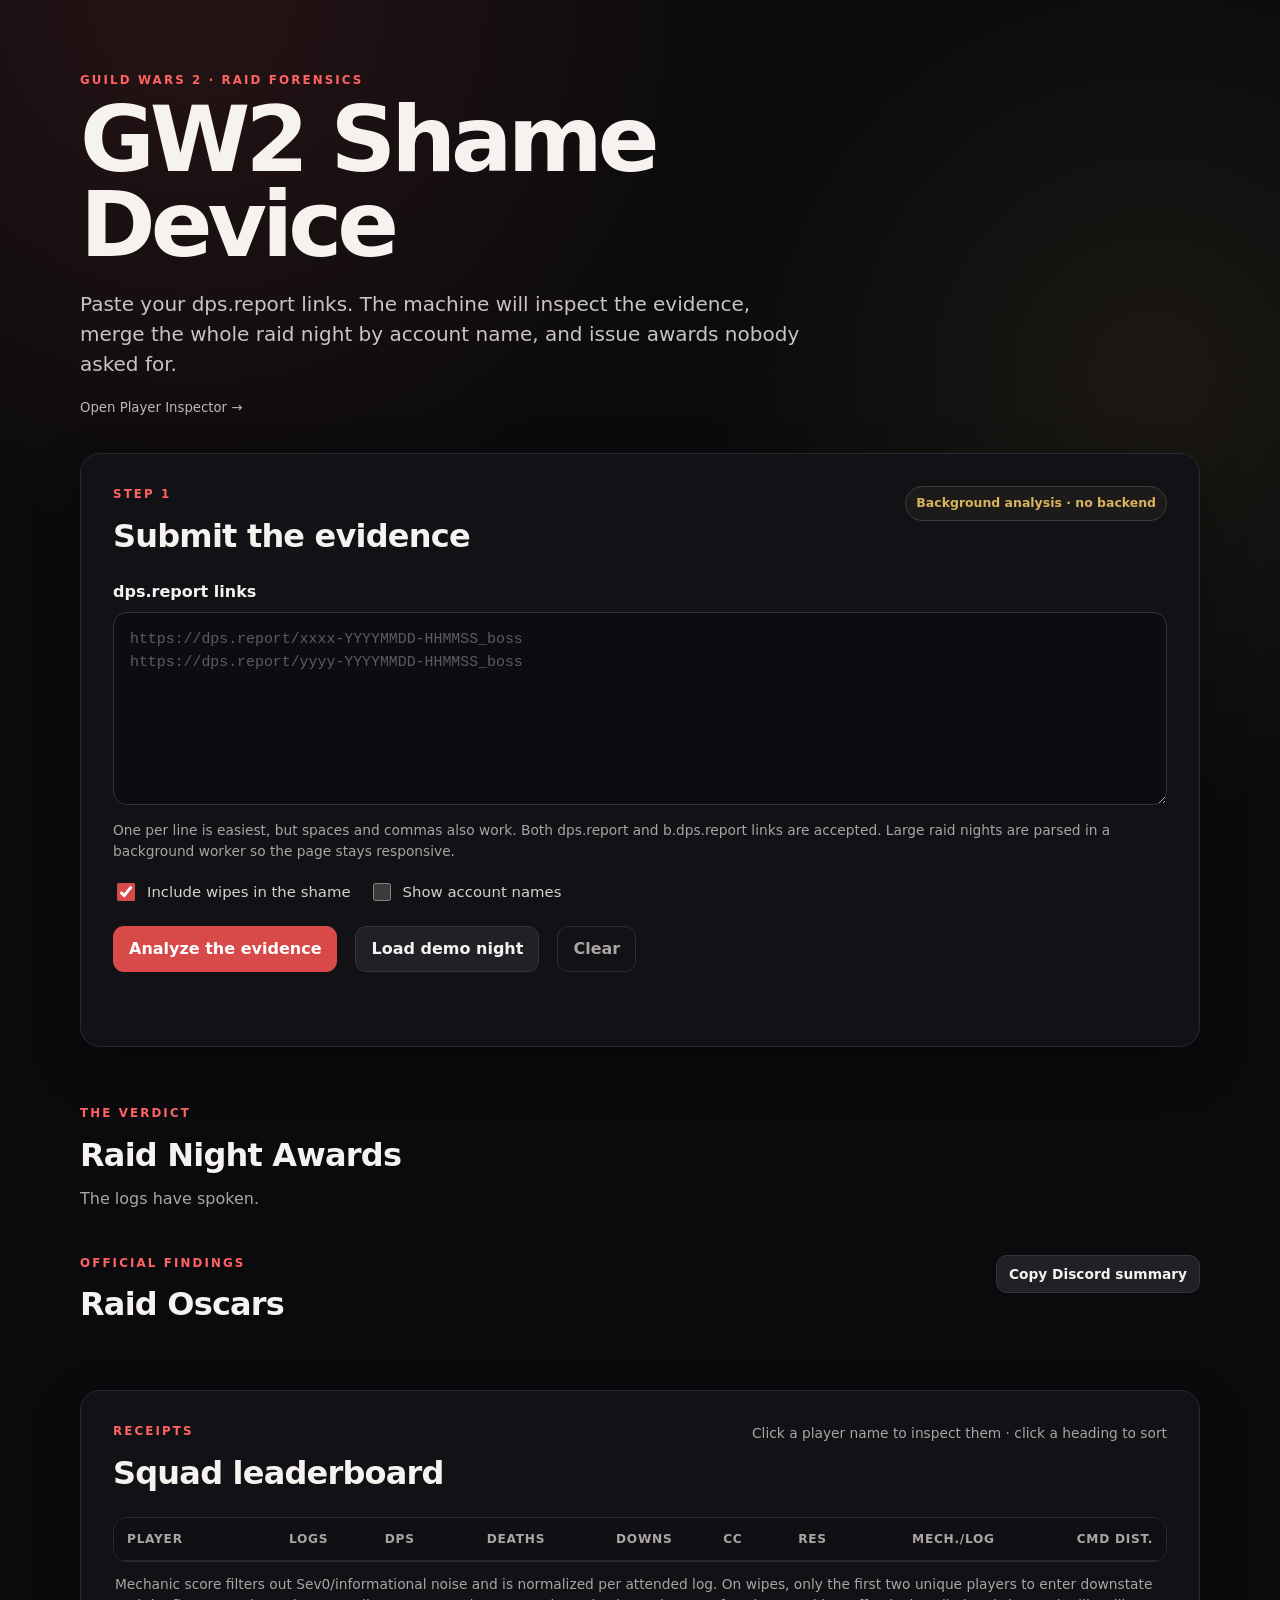
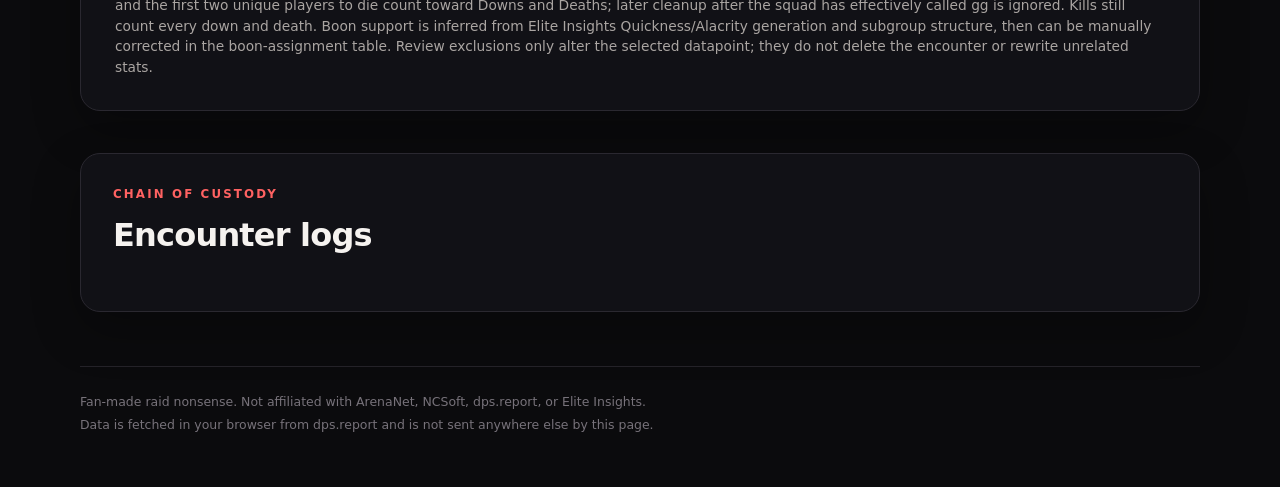
<file: index.html>
<!doctype html>
<html lang="en">
<head>
  <meta charset="utf-8" />
  <meta name="viewport" content="width=device-width, initial-scale=1" />
  <meta name="description" content="Turn Guild Wars 2 dps.report logs into an unnecessarily judgmental raid awards ceremony." />
  <title>GW2 Shame Device</title>
  <link rel="stylesheet" href="styles.css?v=2" />
</head>
<body>
  <main class="page-shell">
    <header class="hero">
      <div class="eyebrow">GUILD WARS 2 · RAID FORENSICS</div>
      <h1>GW2 Shame Device</h1>
      <p class="hero-copy">Paste your dps.report links. The machine will inspect the evidence, merge the whole raid night by account name, and issue awards nobody asked for.</p>
      <p><a class="encounter-link" href="player.html">Open Player Inspector →</a></p>
    </header>

    <section class="panel input-panel" aria-labelledby="input-title">
      <div class="section-heading">
        <div>
          <p class="section-kicker">Step 1</p>
          <h2 id="input-title">Submit the evidence</h2>
        </div>
        <span class="badge">Background analysis · no backend</span>
      </div>

      <label for="report-input">dps.report links</label>
      <textarea id="report-input" rows="7" spellcheck="false" placeholder="https://dps.report/xxxx-YYYYMMDD-HHMMSS_boss&#10;https://dps.report/yyyy-YYYYMMDD-HHMMSS_boss"></textarea>
      <p class="field-help">One per line is easiest, but spaces and commas also work. Both dps.report and b.dps.report links are accepted. Large raid nights are parsed in a background worker so the page stays responsive.</p>

      <div class="controls-row">
        <label class="toggle">
          <input id="include-wipes" type="checkbox" checked />
          <span>Include wipes in the shame</span>
        </label>
        <label class="toggle">
          <input id="show-accounts" type="checkbox" />
          <span>Show account names</span>
        </label>
      </div>

      <div class="button-row">
        <button id="analyze-button" class="button primary" type="button">Analyze the evidence</button>
        <button id="demo-button" class="button secondary" type="button">Load demo night</button>
        <button id="clear-button" class="button ghost" type="button">Clear</button>
      </div>

      <div id="status" class="status" role="status" aria-live="polite"></div>
      <div id="errors" class="error-list" aria-live="polite"></div>
    </section>

    <section id="results" class="results" hidden>
      <section class="night-summary" aria-label="Raid night summary">
        <div class="summary-copy">
          <p class="section-kicker">The verdict</p>
          <h2 id="night-title">Raid Night Awards</h2>
          <p id="night-subtitle">The logs have spoken.</p>
        </div>
        <div id="summary-stats" class="summary-stats"></div>
      </section>

      <section aria-labelledby="awards-title">
        <div class="section-heading">
          <div>
            <p class="section-kicker">Official findings</p>
            <h2 id="awards-title">Raid Oscars</h2>
          </div>
          <button id="copy-button" class="button secondary compact" type="button">Copy Discord summary</button>
        </div>
        <div id="awards-grid" class="awards-grid"></div>
      </section>

      <section id="review-section" class="panel" aria-labelledby="review-title" hidden>
        <div class="section-heading">
          <div>
            <p class="section-kicker">Human review</p>
            <h2 id="review-title">Suspicious datapoints</h2>
          </div>
          <span id="review-count" class="muted-note"></span>
        </div>
        <p class="method-note">Nothing here is removed automatically. The machine flags isolated values that look unlike the same player's other comparable logs. Uncheck “Use” to exclude only that one player + stat + encounter datapoint; the rest of the log stays intact. Encounter-sensitive stats are compared only against repeat attempts of the same encounter, while Quickness/Alacrity uptime is compared across the provider's raid night.</p>
        <div class="table-wrap">
          <table>
            <thead>
              <tr>
                <th>Use</th>
                <th>Player</th>
                <th>Stat</th>
                <th>Encounter</th>
                <th>This log</th>
                <th>Usual</th>
                <th>Difference</th>
              </tr>
            </thead>
            <tbody id="review-body"></tbody>
          </table>
        </div>
      </section>

      <section id="boon-estimate-section" class="panel" aria-labelledby="boon-estimate-title" hidden>
        <div class="section-heading">
          <div>
            <p class="section-kicker">Role inference</p>
            <h2 id="boon-estimate-title">Review boon assignments</h2>
          </div>
          <span id="boon-estimate-count" class="muted-note"></span>
        </div>
        <p class="method-note">Ambiguous logs show every Quickness and Alacrity candidate with a checkbox. The machine checks its estimated providers by default and leaves likely incidental generators unchecked. You can override it: checked names count as that boon provider for that encounter; unticked names do not count toward provider averages, Quickness/Alacrity Outage, or boon-support classification for that log.</p>
        <div class="table-wrap">
          <table>
            <thead>
              <tr>
                <th>Encounter</th>
                <th>Unique candidates</th>
                <th>Quickness candidates</th>
                <th>Alacrity candidates</th>
                <th>Counted</th>
              </tr>
            </thead>
            <tbody id="boon-estimate-body"></tbody>
          </table>
        </div>
      </section>

      <section class="panel" aria-labelledby="leaderboard-title">
        <div class="section-heading">
          <div>
            <p class="section-kicker">Receipts</p>
            <h2 id="leaderboard-title">Squad leaderboard</h2>
          </div>
          <span class="muted-note">Click a player name to inspect them · click a heading to sort</span>
        </div>
        <div class="table-wrap">
          <table>
            <thead>
              <tr>
                <th data-sort="displayName">Player</th>
                <th data-sort="encounters">Logs</th>
                <th data-sort="dps">DPS</th>
                <th data-sort="deaths">Deaths</th>
                <th data-sort="downs">Downs</th>
                <th data-sort="breakbar">CC</th>
                <th data-sort="resurrects">Res</th>
                <th data-sort="mechanicScorePerLog">Mech./log</th>
                <th data-sort="distance">Cmd dist.</th>
              </tr>
            </thead>
            <tbody id="leaderboard-body"></tbody>
          </table>
        </div>
        <p class="method-note">Mechanic score filters out Sev0/informational noise and is normalized per attended log. On wipes, only the first two unique players to enter downstate and the first two unique players to die count toward Downs and Deaths; later cleanup after the squad has effectively called gg is ignored. Kills still count every down and death. Boon support is inferred from Elite Insights Quickness/Alacrity generation and subgroup structure, then can be manually corrected in the boon-assignment table. Review exclusions only alter the selected datapoint; they do not delete the encounter or rewrite unrelated stats.</p>
      </section>

      <section class="panel" aria-labelledby="encounters-title">
        <div class="section-heading">
          <div>
            <p class="section-kicker">Chain of custody</p>
            <h2 id="encounters-title">Encounter logs</h2>
          </div>
        </div>
        <div id="encounter-list" class="encounter-list"></div>
      </section>
    </section>

    <footer>
      <p>Fan-made raid nonsense. Not affiliated with ArenaNet, NCSoft, dps.report, or Elite Insights.</p>
      <p>Data is fetched in your browser from dps.report and is not sent anywhere else by this page.</p>
    </footer>
  </main>

  <script src="worker-route-v7.js?v=2"></script>
  <script src="app-v6.js?v=2"></script>
  <script src="player-nav.js?v=1"></script>
</body>
</html>
</file>
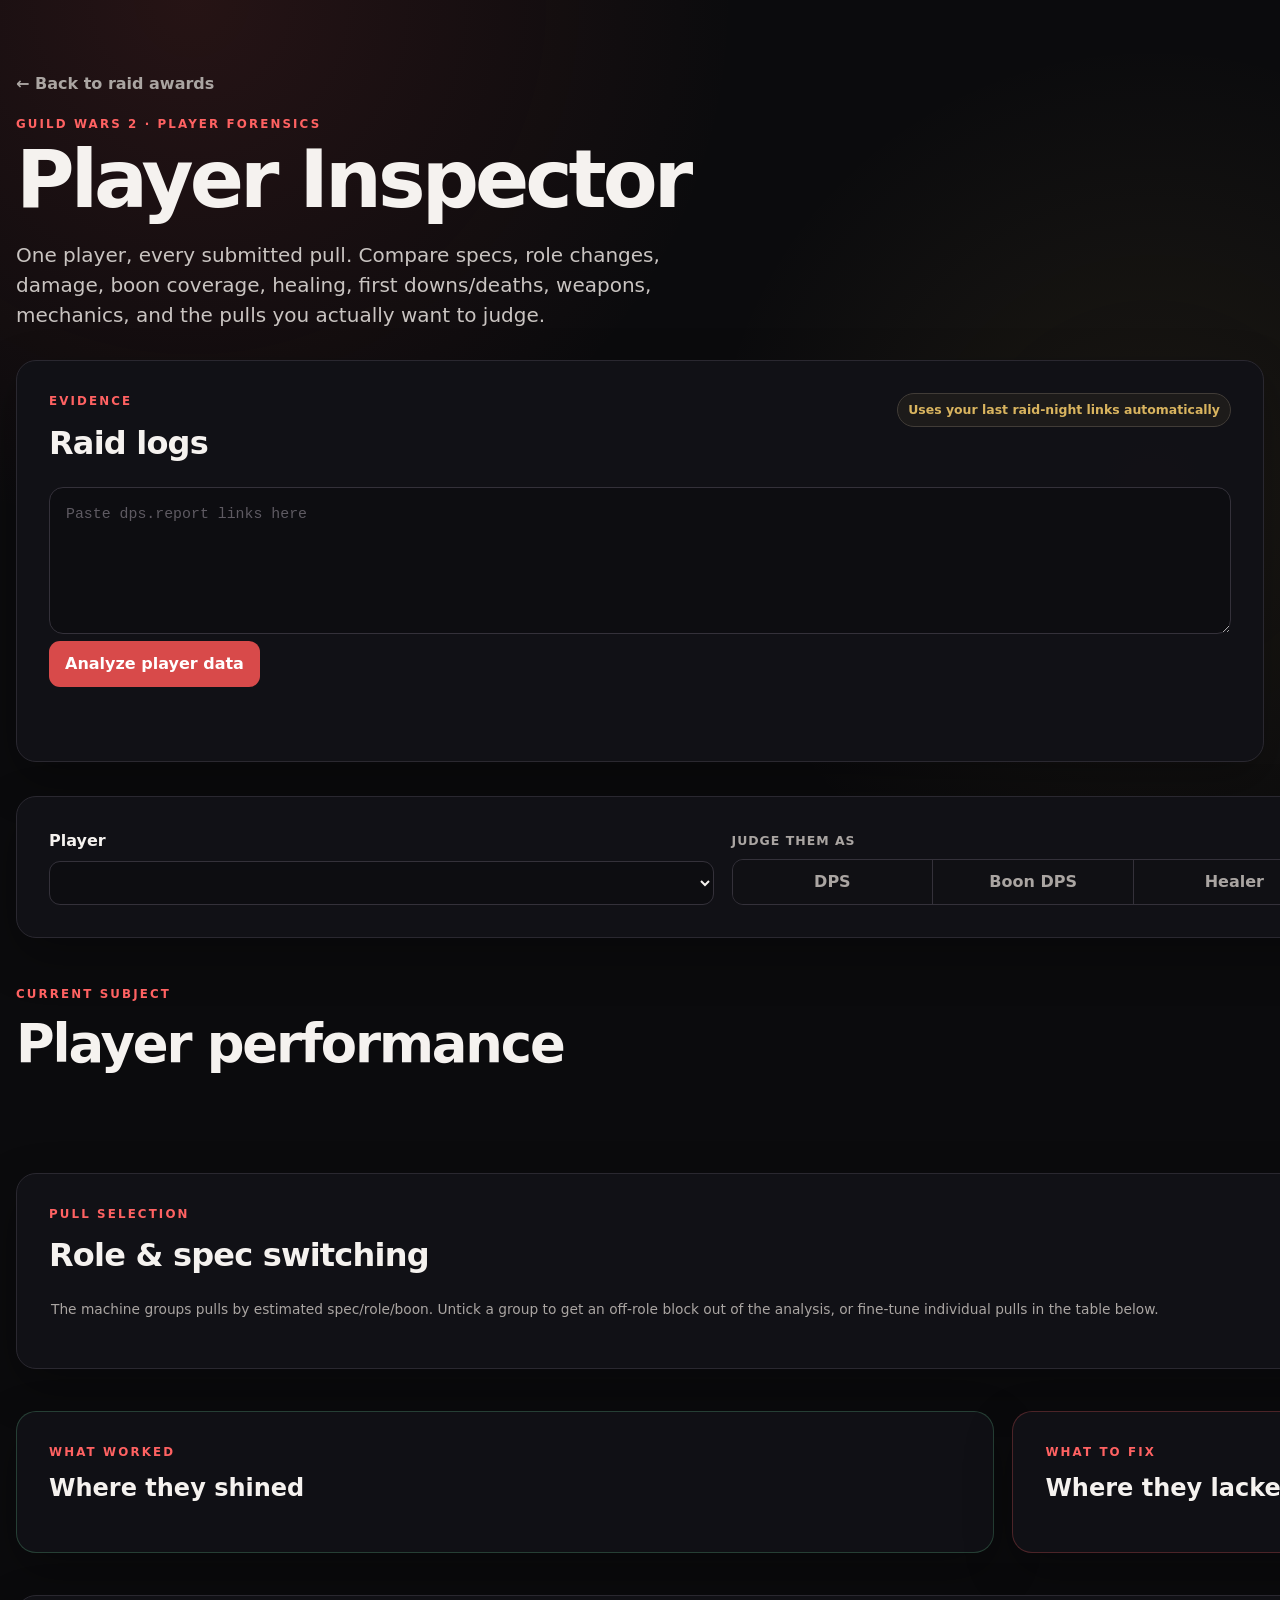
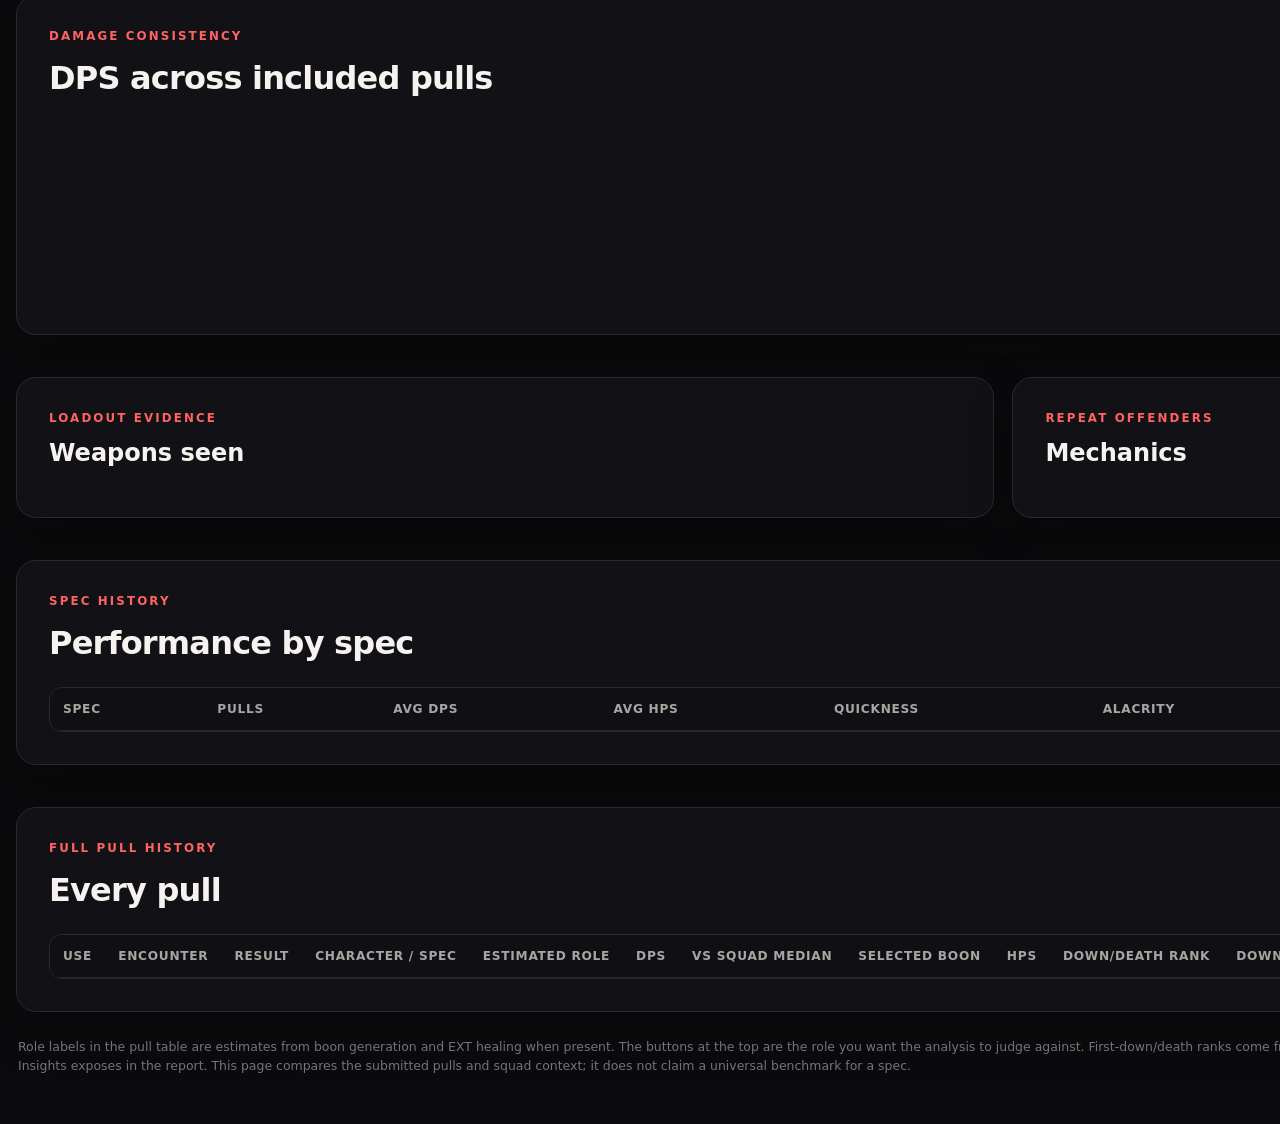
<file: player.html>
<!doctype html>
<html lang="en">
<head>
  <meta charset="utf-8" />
  <meta name="viewport" content="width=device-width, initial-scale=1" />
  <meta name="description" content="Inspect one Guild Wars 2 player's performance across dps.report logs." />
  <title>Player Inspector · GW2 Shame Device</title>
  <link rel="stylesheet" href="styles.css?v=3" />
  <link rel="stylesheet" href="player.css?v=1" />
</head>
<body>
  <main class="page-shell player-page">
    <header class="player-hero">
      <a class="back-link" href="index.html">← Back to raid awards</a>
      <div class="eyebrow">GUILD WARS 2 · PLAYER FORENSICS</div>
      <h1>Player Inspector</h1>
      <p class="hero-copy">One player, every submitted pull. Compare specs, role changes, damage, boon coverage, healing, first downs/deaths, weapons, mechanics, and the pulls you actually want to judge.</p>
    </header>

    <section class="panel player-input-panel" aria-labelledby="player-input-title">
      <div class="section-heading">
        <div>
          <p class="section-kicker">Evidence</p>
          <h2 id="player-input-title">Raid logs</h2>
        </div>
        <span class="badge">Uses your last raid-night links automatically</span>
      </div>
      <textarea id="player-report-input" rows="5" spellcheck="false" placeholder="Paste dps.report links here"></textarea>
      <div class="button-row">
        <button id="player-analyze-button" class="button primary" type="button">Analyze player data</button>
      </div>
      <div id="player-status" class="status" role="status" aria-live="polite"></div>
      <div id="player-errors" class="error-list"></div>
    </section>

    <section id="player-results" class="results" hidden>
      <section class="panel player-topbar">
        <div class="player-selector-block">
          <label for="player-select">Player</label>
          <select id="player-select"></select>
        </div>

        <div class="role-control-block">
          <span class="control-label">Judge them as</span>
          <div class="segmented-control" role="group" aria-label="Player role">
            <button type="button" data-role-choice="dps">DPS</button>
            <button type="button" data-role-choice="boondps">Boon DPS</button>
            <button type="button" data-role-choice="healer">Healer</button>
          </div>
        </div>

        <div class="role-control-block">
          <span class="control-label">Provided boon</span>
          <div class="segmented-control" role="group" aria-label="Provided boon">
            <button type="button" data-boon-choice="none">None</button>
            <button type="button" data-boon-choice="quickness">Quickness</button>
            <button type="button" data-boon-choice="alacrity">Alacrity</button>
          </div>
        </div>
      </section>

      <section class="player-heading-row">
        <div>
          <p class="section-kicker">Current subject</p>
          <h2 id="player-title">Player performance</h2>
          <p id="player-subtitle" class="muted-note"></p>
        </div>
      </section>

      <section id="player-summary" class="summary-stats player-summary"></section>

      <section class="panel" aria-labelledby="role-switch-title">
        <div class="section-heading">
          <div>
            <p class="section-kicker">Pull selection</p>
            <h2 id="role-switch-title">Role & spec switching</h2>
          </div>
          <div class="button-row compact-actions">
            <button id="include-all-pulls" class="button ghost compact" type="button">Include all</button>
            <button id="exclude-wipes" class="button ghost compact" type="button">Exclude wipes</button>
          </div>
        </div>
        <p class="method-note">The machine groups pulls by estimated spec/role/boon. Untick a group to get an off-role block out of the analysis, or fine-tune individual pulls in the table below.</p>
        <div id="role-switch-filters" class="role-switch-grid"></div>
      </section>

      <section class="insight-grid">
        <article class="panel insight-panel good-panel">
          <p class="section-kicker">What worked</p>
          <h2>Where they shined</h2>
          <ul id="strength-list" class="insight-list"></ul>
        </article>
        <article class="panel insight-panel bad-panel">
          <p class="section-kicker">What to fix</p>
          <h2>Where they lacked</h2>
          <ul id="weakness-list" class="insight-list"></ul>
        </article>
      </section>

      <section class="panel" aria-labelledby="trend-title">
        <div class="section-heading">
          <div>
            <p class="section-kicker">Damage consistency</p>
            <h2 id="trend-title">DPS across included pulls</h2>
          </div>
          <span class="muted-note">Submitted-log comparison, not a benchmark parse</span>
        </div>
        <div id="damage-trend" class="damage-trend"></div>
      </section>

      <section class="details-grid">
        <article class="panel">
          <p class="section-kicker">Loadout evidence</p>
          <h2>Weapons seen</h2>
          <div id="weapon-summary" class="pill-cloud"></div>
        </article>
        <article class="panel">
          <p class="section-kicker">Repeat offenders</p>
          <h2>Mechanics</h2>
          <div id="mechanic-summary" class="pill-cloud"></div>
        </article>
      </section>

      <section class="panel" aria-labelledby="spec-title">
        <div class="section-heading">
          <div>
            <p class="section-kicker">Spec history</p>
            <h2 id="spec-title">Performance by spec</h2>
          </div>
        </div>
        <div class="table-wrap">
          <table class="player-table spec-table">
            <thead>
              <tr>
                <th>Spec</th><th>Pulls</th><th>Avg DPS</th><th>Avg HPS</th><th>Quickness</th><th>Alacrity</th><th>1st down/death</th><th>Weapons</th>
              </tr>
            </thead>
            <tbody id="spec-breakdown-body"></tbody>
          </table>
        </div>
      </section>

      <section class="panel" aria-labelledby="pulls-title">
        <div class="section-heading">
          <div>
            <p class="section-kicker">Full pull history</p>
            <h2 id="pulls-title">Every pull</h2>
          </div>
          <span class="muted-note">Untick a pull to remove only that pull from this player's analysis</span>
        </div>
        <div class="table-wrap wide-table-wrap">
          <table class="player-table pull-table">
            <thead>
              <tr>
                <th>Use</th><th>Encounter</th><th>Result</th><th>Character / spec</th><th>Estimated role</th><th>DPS</th><th>vs squad median</th><th>Selected boon</th><th>HPS</th><th>Down/death rank</th><th>Downs/deaths</th><th>Damage taken/min</th><th>CC</th><th>Cast uptime</th><th>Weapons</th><th>Top mechanic</th>
              </tr>
            </thead>
            <tbody id="pull-table-body"></tbody>
          </table>
        </div>
      </section>

      <p class="player-method-note">Role labels in the pull table are estimates from boon generation and EXT healing when present. The buttons at the top are the role you want the analysis to judge against. First-down/death ranks come from Elite Insights' timestamped generic Downed/Dead mechanics when available. Weapon data is whatever Elite Insights exposes in the report. This page compares the submitted pulls and squad context; it does not claim a universal benchmark for a spec.</p>
    </section>
  </main>
  <script src="player-worker-route.js?v=1"></script>
  <script src="player.js?v=1"></script>
</body>
</html>
</file>
<file: styles.css>
:root {
  color-scheme: dark;
  --bg: #0b0b0d;
  --panel: #121217;
  --panel-2: #17171e;
  --text: #f5f2ef;
  --muted: #aaa5a2;
  --faint: #77727a;
  --border: #2a2830;
  --red: #d84a4a;
  --red-strong: #ff6262;
  --gold: #d9b45f;
  --green: #6ac994;
  --blue: #70a8e8;
  --shadow: 0 18px 48px rgba(0, 0, 0, 0.28);
}

* { box-sizing: border-box; }

html { scroll-behavior: smooth; }

body {
  margin: 0;
  min-width: 320px;
  background:
    radial-gradient(circle at 15% 0%, rgba(216, 74, 74, 0.13), transparent 34rem),
    radial-gradient(circle at 90% 18%, rgba(217, 180, 95, 0.08), transparent 28rem),
    var(--bg);
  color: var(--text);
  font-family: Inter, ui-sans-serif, system-ui, -apple-system, BlinkMacSystemFont, "Segoe UI", sans-serif;
  line-height: 1.5;
}

button, textarea, input { font: inherit; }

button:focus-visible, textarea:focus-visible, input:focus-visible, th:focus-visible {
  outline: 3px solid rgba(255, 98, 98, 0.45);
  outline-offset: 2px;
}

.page-shell {
  width: min(1120px, calc(100% - 32px));
  margin: 0 auto;
  padding: 72px 0 48px;
}

.hero {
  max-width: 790px;
  margin-bottom: 34px;
}

.eyebrow, .section-kicker {
  margin: 0 0 8px;
  color: var(--red-strong);
  font-size: 0.74rem;
  font-weight: 800;
  letter-spacing: 0.18em;
  text-transform: uppercase;
}

.hero h1 {
  margin: 0;
  font-size: clamp(2.7rem, 8vw, 5.7rem);
  line-height: 0.93;
  letter-spacing: -0.055em;
}

.hero-copy {
  max-width: 720px;
  margin: 22px 0 0;
  color: #c9c4c1;
  font-size: clamp(1rem, 2.5vw, 1.25rem);
}

.panel {
  background: rgba(18, 18, 23, 0.94);
  border: 1px solid var(--border);
  border-radius: 20px;
  box-shadow: var(--shadow);
  padding: clamp(20px, 4vw, 32px);
}

.input-panel { margin-bottom: 48px; }

.section-heading {
  display: flex;
  align-items: flex-start;
  justify-content: space-between;
  gap: 18px;
  margin-bottom: 20px;
}

.section-heading h2, .night-summary h2 {
  margin: 0;
  font-size: clamp(1.45rem, 4vw, 2rem);
  letter-spacing: -0.025em;
}

.badge {
  flex: 0 0 auto;
  padding: 7px 10px;
  border: 1px solid #413c37;
  border-radius: 999px;
  color: var(--gold);
  background: rgba(217, 180, 95, 0.06);
  font-size: 0.78rem;
  font-weight: 700;
}

label:not(.toggle) {
  display: block;
  margin-bottom: 8px;
  font-weight: 750;
}

textarea {
  width: 100%;
  min-height: 160px;
  resize: vertical;
  border: 1px solid #34313a;
  border-radius: 14px;
  padding: 15px 16px;
  background: #0d0d11;
  color: var(--text);
  font-family: ui-monospace, SFMono-Regular, Menlo, Consolas, monospace;
  font-size: 0.93rem;
  line-height: 1.55;
}

textarea::placeholder { color: #5e5a62; }

.field-help, .method-note, .muted-note {
  color: var(--muted);
  font-size: 0.86rem;
}

.field-help { margin: 8px 0 18px; }

.controls-row, .button-row {
  display: flex;
  flex-wrap: wrap;
  gap: 12px 18px;
  align-items: center;
}

.controls-row { margin-bottom: 22px; }

.toggle {
  display: inline-flex;
  align-items: center;
  gap: 9px;
  color: #d7d1ce;
  font-size: 0.93rem;
  cursor: pointer;
}

.toggle input {
  width: 18px;
  height: 18px;
  accent-color: var(--red);
}

.button {
  min-height: 44px;
  border-radius: 11px;
  border: 1px solid transparent;
  padding: 10px 15px;
  font-weight: 800;
  cursor: pointer;
  transition: transform 120ms ease, border-color 120ms ease, background 120ms ease;
}

.button:hover { transform: translateY(-1px); }
.button:disabled { cursor: wait; opacity: 0.65; transform: none; }
.button.primary { background: var(--red); color: #fff; }
.button.primary:hover { background: #e85656; }
.button.secondary { background: #202027; color: var(--text); border-color: #36343c; }
.button.secondary:hover { border-color: #55515b; }
.button.ghost { color: var(--muted); background: transparent; border-color: #2e2c33; }
.button.compact { min-height: 38px; padding: 8px 12px; font-size: 0.86rem; }

.status { min-height: 24px; margin-top: 18px; color: #cbc6c2; font-size: 0.92rem; }
.status.loading::before { content: "◌ "; color: var(--gold); }
.status.success::before { content: "✓ "; color: var(--green); }

.error-list { display: grid; gap: 8px; }
.error-item {
  border-left: 3px solid var(--red);
  padding: 9px 12px;
  background: rgba(216, 74, 74, 0.08);
  color: #efc2c2;
  font-size: 0.88rem;
  overflow-wrap: anywhere;
}

.results { display: grid; gap: 42px; }

.night-summary {
  display: grid;
  grid-template-columns: minmax(0, 1.3fr) minmax(320px, 0.7fr);
  gap: 28px;
  align-items: end;
  padding: 10px 0 2px;
}

#night-subtitle { margin: 8px 0 0; color: var(--muted); }

.summary-stats {
  display: grid;
  grid-template-columns: repeat(4, 1fr);
  gap: 8px;
}

.summary-stat {
  padding: 14px 12px;
  border-top: 2px solid #332f35;
  background: rgba(255,255,255,0.018);
}

.summary-stat strong { display: block; font-size: 1.35rem; line-height: 1.1; }
.summary-stat span { display: block; margin-top: 6px; color: var(--muted); font-size: 0.77rem; text-transform: uppercase; letter-spacing: 0.07em; }

.awards-grid {
  display: grid;
  grid-template-columns: repeat(2, minmax(0, 1fr));
  gap: 14px;
}

.award-card {
  position: relative;
  min-width: 0;
  border: 1px solid var(--border);
  border-radius: 18px;
  padding: 22px;
  background: linear-gradient(145deg, rgba(24,24,30,0.98), rgba(15,15,19,0.98));
  overflow: hidden;
}

.award-card.featured {
  grid-column: 1 / -1;
  display: grid;
  grid-template-columns: auto minmax(0, 1fr) auto;
  align-items: center;
  gap: 18px;
  border-color: #4b3f31;
  background: linear-gradient(125deg, rgba(77, 51, 34, 0.34), rgba(18,18,23,0.98) 42%);
}

.award-icon { font-size: 2rem; line-height: 1; }
.award-card.featured .award-icon { font-size: 3.2rem; }
.award-label { color: var(--gold); font-size: 0.73rem; font-weight: 850; letter-spacing: 0.14em; text-transform: uppercase; }
.award-title { margin: 4px 0 10px; font-size: 1.08rem; }
.award-winner { margin: 0; font-size: clamp(1.35rem, 4vw, 2rem); font-weight: 900; letter-spacing: -0.035em; overflow-wrap: anywhere; }
.award-account { color: var(--muted); font-size: 0.8rem; overflow-wrap: anywhere; }
.award-stat { margin: 10px 0 0; color: var(--red-strong); font-weight: 800; }
.award-roast { margin: 7px 0 0; color: #bbb5b1; font-size: 0.92rem; }
.award-card.featured .award-stat { margin: 0; text-align: right; font-size: 1.2rem; }

.table-wrap { overflow-x: auto; border: 1px solid var(--border); border-radius: 13px; }
table { width: 100%; border-collapse: collapse; min-width: 820px; }
th, td { padding: 12px 13px; border-bottom: 1px solid #27252c; text-align: right; white-space: nowrap; }
th:first-child, td:first-child { text-align: left; }
th { color: var(--muted); background: #101014; font-size: 0.76rem; text-transform: uppercase; letter-spacing: 0.06em; cursor: pointer; user-select: none; }
th:hover { color: var(--text); }
tbody tr:last-child td { border-bottom: 0; }
tbody tr:hover { background: rgba(255,255,255,0.025); }
.player-name { font-weight: 800; }
.player-account { display: block; color: var(--faint); font-size: 0.75rem; }
.bad-number { color: #ff8585; font-weight: 800; }
.good-number { color: #8bd7aa; font-weight: 750; }
.method-note { margin: 12px 2px 0; }

/* Keep the boon assignment review as compact as the old text table: one small
   checkbox in front of each candidate, not a stack of full-size toggle rows. */
#boon-estimate-section .table-wrap { overflow-x: hidden; }
#boon-estimate-section table {
  min-width: 0;
  table-layout: fixed;
}
#boon-estimate-section th,
#boon-estimate-section td {
  padding: 9px 10px;
  text-align: left;
  vertical-align: top;
  white-space: normal;
}
#boon-estimate-section th:nth-child(1),
#boon-estimate-section td:nth-child(1) { width: 17%; }
#boon-estimate-section th:nth-child(2),
#boon-estimate-section td:nth-child(2) { width: 10%; text-align: center; }
#boon-estimate-section th:nth-child(3),
#boon-estimate-section td:nth-child(3),
#boon-estimate-section th:nth-child(4),
#boon-estimate-section td:nth-child(4) { width: 28%; }
#boon-estimate-section th:nth-child(5),
#boon-estimate-section td:nth-child(5) { width: 17%; text-align: center; }
#boon-estimate-body label.toggle {
  display: flex;
  width: 100%;
  margin: 0 0 4px !important;
  gap: 6px;
  align-items: baseline !important;
  font-size: 0.81rem;
  line-height: 1.22;
}
#boon-estimate-body label.toggle:last-child { margin-bottom: 0 !important; }
#boon-estimate-body label.toggle input {
  flex: 0 0 14px;
  width: 14px;
  height: 14px;
  margin: 2px 0 0;
}
#boon-estimate-body label.toggle > span { min-width: 0; }
#boon-estimate-body label.toggle br { display: none; }
#boon-estimate-body label.toggle .player-account {
  display: inline;
  margin-left: 4px;
}
#boon-estimate-body label.toggle .muted-note {
  margin-left: 5px;
  font-size: 0.72rem;
}
#boon-estimate-body td:nth-child(5) .muted-note { display: none; }

.encounter-list { display: grid; gap: 8px; }
.encounter-row {
  display: grid;
  grid-template-columns: auto minmax(0, 1fr) auto auto;
  gap: 12px;
  align-items: center;
  padding: 11px 12px;
  background: #0f0f13;
  border: 1px solid #29272e;
  border-radius: 11px;
}
.encounter-dot { width: 9px; height: 9px; border-radius: 999px; background: var(--red); }
.encounter-row.success .encounter-dot { background: var(--green); }
.encounter-name { font-weight: 800; }
.encounter-meta { color: var(--muted); font-size: 0.82rem; }
.encounter-result { font-size: 0.78rem; font-weight: 850; text-transform: uppercase; letter-spacing: 0.06em; }
.encounter-row.success .encounter-result { color: var(--green); }
.encounter-row.wipe .encounter-result { color: #ff8686; }
.encounter-link { color: #bfb9b6; font-size: 0.83rem; text-decoration: none; }
.encounter-link:hover { color: #fff; text-decoration: underline; }

footer {
  margin-top: 54px;
  padding-top: 22px;
  border-top: 1px solid #252329;
  color: var(--faint);
  font-size: 0.78rem;
}
footer p { margin: 4px 0; }

@media (max-width: 760px) {
  .page-shell { width: min(100% - 22px, 1120px); padding-top: 42px; }
  .section-heading { align-items: stretch; }
  .badge { display: none; }
  .night-summary { grid-template-columns: 1fr; }
  .summary-stats { grid-template-columns: repeat(2, 1fr); }
  .awards-grid { grid-template-columns: 1fr; }
  .award-card.featured { grid-column: auto; grid-template-columns: auto minmax(0, 1fr); }
  .award-card.featured .award-stat { grid-column: 2; text-align: left; }
  .encounter-row { grid-template-columns: auto minmax(0, 1fr) auto; }
  .encounter-link { grid-column: 2 / -1; }

  #boon-estimate-section .table-wrap { overflow-x: auto; }
  #boon-estimate-section table { min-width: 700px; table-layout: auto; }
}

@media (max-width: 480px) {
  .panel { border-radius: 15px; }
  .button-row .button { flex: 1 1 100%; }
  .section-heading { flex-direction: column; }
  .section-heading .button { align-self: flex-start; }
}
</file>
<file: player.css>
.player-page { width: min(1480px, calc(100% - 32px)); }
.player-hero { max-width: 980px; margin-bottom: 30px; }
.player-hero h1 { margin: 8px 0 0; font-size: clamp(2.5rem, 7vw, 5rem); line-height: .95; letter-spacing: -.05em; }
.back-link { display: inline-block; margin-bottom: 20px; color: var(--muted); text-decoration: none; font-weight: 750; }
.back-link:hover { color: var(--text); }
.player-input-panel { margin-bottom: 34px; }
.player-input-panel textarea { min-height: 120px; }

.player-topbar {
  display: grid;
  grid-template-columns: minmax(240px, 1.1fr) minmax(300px, 1fr) minmax(300px, 1fr);
  gap: 18px;
  align-items: end;
}
.player-selector-block select {
  width: 100%; min-height: 44px; border: 1px solid #34313a; border-radius: 11px;
  padding: 9px 11px; background: #0d0d11; color: var(--text);
}
.control-label { display: block; margin-bottom: 8px; color: var(--muted); font-size: .78rem; font-weight: 800; text-transform: uppercase; letter-spacing: .08em; }
.segmented-control { display: grid; grid-template-columns: repeat(3, 1fr); border: 1px solid #34313a; border-radius: 11px; overflow: hidden; }
.segmented-control button { border: 0; border-right: 1px solid #34313a; padding: 10px 8px; background: #101014; color: var(--muted); cursor: pointer; font-weight: 800; }
.segmented-control button:last-child { border-right: 0; }
.segmented-control button.active { background: rgba(216,74,74,.2); color: #fff; box-shadow: inset 0 -2px 0 var(--red-strong); }

.player-heading-row h2 { margin: 0; font-size: clamp(2rem, 5vw, 3.3rem); letter-spacing: -.04em; }
.player-heading-row p { margin: 6px 0 0; }
.player-summary { grid-template-columns: repeat(auto-fit, minmax(140px, 1fr)); }

.compact-actions { justify-content: flex-end; }
.role-switch-grid { display: grid; grid-template-columns: repeat(auto-fit, minmax(260px, 1fr)); gap: 10px; margin-top: 16px; }
.role-switch-chip { display: flex; align-items: center; gap: 10px; padding: 12px 13px; border: 1px solid var(--border); border-radius: 11px; background: #0f0f13; cursor: pointer; }
.role-switch-chip input { width: 17px; height: 17px; accent-color: var(--red); }
.role-switch-chip span { min-width: 0; }
.role-switch-chip strong { display: block; font-size: .9rem; }
.role-switch-chip small { display: block; color: var(--muted); margin-top: 2px; }

.insight-grid, .details-grid { display: grid; grid-template-columns: repeat(2, minmax(0,1fr)); gap: 18px; }
.insight-panel h2, .details-grid h2 { margin: 0 0 14px; }
.good-panel { border-color: rgba(106,201,148,.25); }
.bad-panel { border-color: rgba(255,98,98,.25); }
.insight-list { margin: 0; padding-left: 1.2rem; display: grid; gap: 10px; color: #cec8c5; }
.good-panel .insight-list li::marker { color: var(--green); }
.bad-panel .insight-list li::marker { color: var(--red-strong); }

.damage-trend { color: var(--red-strong); min-height: 180px; }
.damage-trend svg { display: block; width: 100%; height: auto; max-height: 220px; overflow: visible; }
.damage-trend circle { fill: #17171e; stroke: currentColor; stroke-width: 3; }
.trend-range { display: flex; justify-content: space-between; margin-top: 8px; color: var(--muted); font-size: .78rem; }

.pill-cloud { display: flex; flex-wrap: wrap; gap: 8px; }
.data-pill { display: inline-flex; gap: 5px; align-items: center; border: 1px solid #35323a; border-radius: 999px; padding: 6px 9px; color: var(--muted); background: #101014; font-size: .8rem; }
.data-pill strong { color: var(--text); }
.data-pill.bad { border-color: rgba(216,74,74,.32); }

.player-table { min-width: 980px; font-size: .82rem; }
.player-table th, .player-table td { text-align: left; vertical-align: top; }
.player-table th { cursor: default; }
.pull-table { min-width: 1900px; }
.wide-table-wrap { overflow-x: auto; }
.excluded-row { opacity: .42; }
.pull-tags { margin-top: 5px; display: flex; flex-wrap: wrap; gap: 4px; }
.mini-tag { display: inline-block; padding: 2px 5px; border-radius: 5px; background: #25232a; color: var(--muted); font-size: .66rem; font-weight: 800; text-transform: uppercase; letter-spacing: .03em; }
.mini-tag.good { color: #9be4b9; background: rgba(106,201,148,.1); }
.mini-tag.bad { color: #ff9a9a; background: rgba(216,74,74,.12); }
.mini-tag.warn { color: #e5c77c; background: rgba(217,180,95,.1); }
.pull-toggle { width: 16px; height: 16px; accent-color: var(--red); }
.player-method-note { color: var(--faint); font-size: .78rem; margin: -16px 2px 0; }

@media (max-width: 980px) {
  .player-topbar { grid-template-columns: 1fr; }
  .insight-grid, .details-grid { grid-template-columns: 1fr; }
}
@media (max-width: 640px) {
  .player-page { width: min(100% - 20px, 1480px); }
  .segmented-control button { font-size: .78rem; }
  .role-switch-grid { grid-template-columns: 1fr; }
}
</file>
